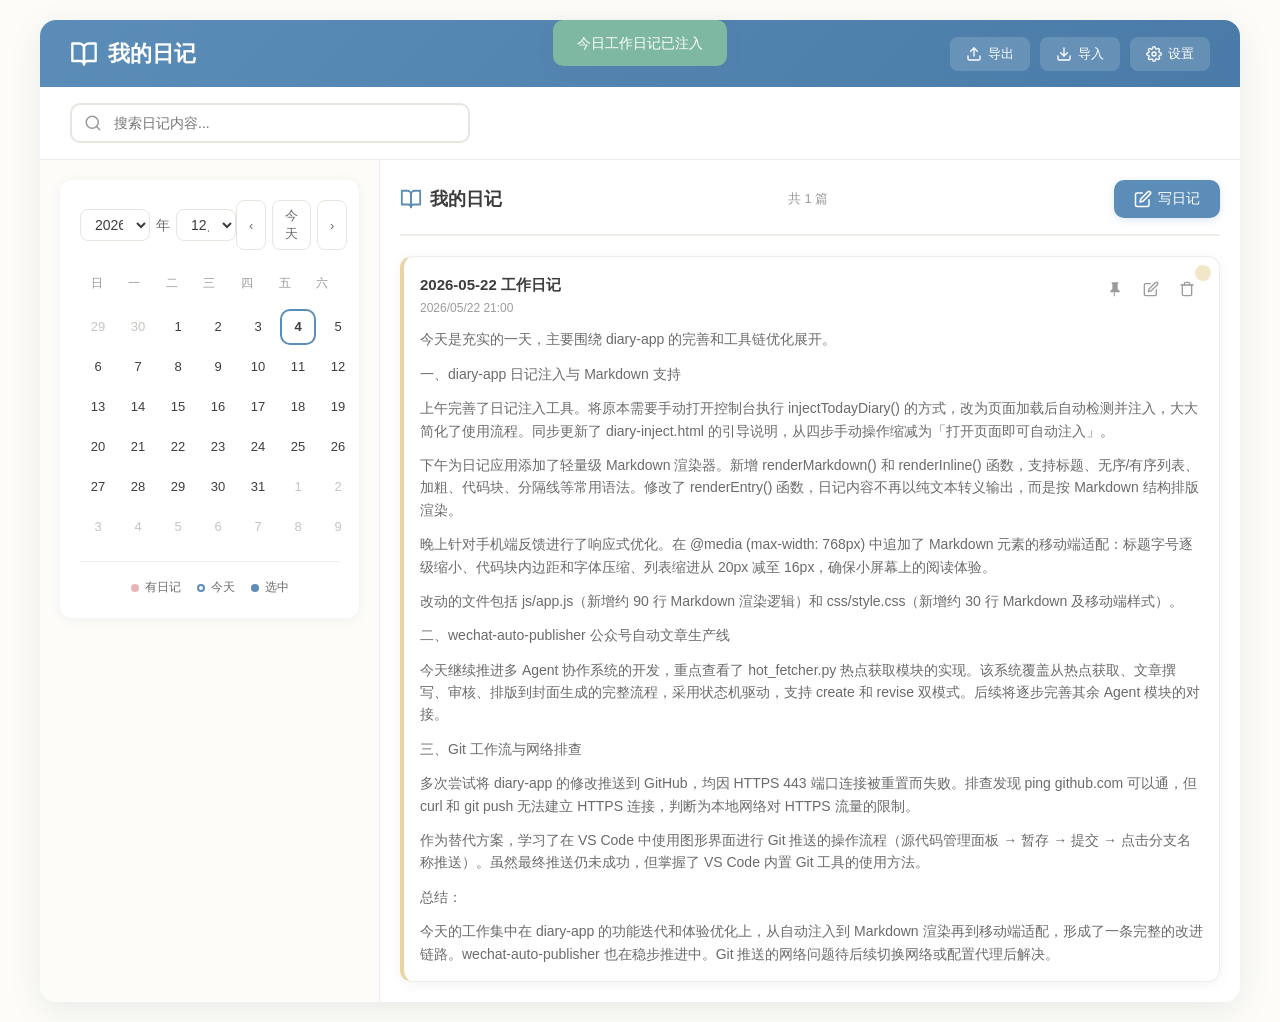
<file: index.html>
<!DOCTYPE html>
<html lang="zh-CN">
<head>
    <meta charset="UTF-8">
    <meta name="viewport" content="width=device-width, initial-scale=1.0">
    <title>我的日记</title>
    <meta name="theme-color" content="#5B8DB8">
    <meta name="apple-mobile-web-app-capable" content="yes">
    <meta name="apple-mobile-web-app-status-bar-style" content="default">
    <meta name="apple-mobile-web-app-title" content="我的日记">
    <link rel="manifest" href="manifest.json">
    <link rel="apple-touch-icon" href="icon-192x192.png">
    <link rel="stylesheet" href="css/style.css">
    <!-- SVG Icon Definitions -->
    <svg style="display: none;">
        <defs>
            <!-- Book/Diary Icon -->
            <symbol id="icon-book" viewBox="0 0 24 24" fill="none" stroke="currentColor" stroke-width="2" stroke-linecap="round" stroke-linejoin="round">
                <path d="M4 19.5A2.5 2.5 0 0 1 6.5 17H20"></path>
                <path d="M6.5 2H20v20H6.5A2.5 2.5 0 0 1 4 19.5v-15A2.5 2.5 0 0 1 6.5 2z"></path>
            </symbol>
            <!-- Export/Upload Icon -->
            <symbol id="icon-export" viewBox="0 0 24 24" fill="none" stroke="currentColor" stroke-width="2" stroke-linecap="round" stroke-linejoin="round">
                <path d="M21 15v4a2 2 0 0 1-2 2H5a2 2 0 0 1-2-2v-4"></path>
                <polyline points="17 8 12 3 7 8"></polyline>
                <line x1="12" y1="3" x2="12" y2="15"></line>
            </symbol>
            <!-- Import/Download Icon -->
            <symbol id="icon-import" viewBox="0 0 24 24" fill="none" stroke="currentColor" stroke-width="2" stroke-linecap="round" stroke-linejoin="round">
                <path d="M21 15v4a2 2 0 0 1-2 2H5a2 2 0 0 1-2-2v-4"></path>
                <polyline points="7 10 12 15 17 10"></polyline>
                <line x1="12" y1="15" x2="12" y2="3"></line>
            </symbol>
            <!-- Settings Icon -->
            <symbol id="icon-settings" viewBox="0 0 24 24" fill="none" stroke="currentColor" stroke-width="2" stroke-linecap="round" stroke-linejoin="round">
                <circle cx="12" cy="12" r="3"></circle>
                <path d="M19.4 15a1.65 1.65 0 0 0 .33 1.82l.06.06a2 2 0 0 1 0 2.83 2 2 0 0 1-2.83 0l-.06-.06a1.65 1.65 0 0 0-1.82-.33 1.65 1.65 0 0 0-1 1.51V21a2 2 0 0 1-2 2 2 2 0 0 1-2-2v-.09A1.65 1.65 0 0 0 9 19.4a1.65 1.65 0 0 0-1.82.33l-.06.06a2 2 0 0 1-2.83 0 2 2 0 0 1 0-2.83l.06-.06a1.65 1.65 0 0 0 .33-1.82 1.65 1.65 0 0 0-1.51-1H3a2 2 0 0 1-2-2 2 2 0 0 1 2-2h.09A1.65 1.65 0 0 0 4.6 9a1.65 1.65 0 0 0-.33-1.82l-.06-.06a2 2 0 0 1 0-2.83 2 2 0 0 1 2.83 0l.06.06a1.65 1.65 0 0 0 1.82.33H9a1.65 1.65 0 0 0 1-1.51V3a2 2 0 0 1 2-2 2 2 0 0 1 2 2v.09a1.65 1.65 0 0 0 1 1.51 1.65 1.65 0 0 0 1.82-.33l.06-.06a2 2 0 0 1 2.83 0 2 2 0 0 1 0 2.83l-.06.06a1.65 1.65 0 0 0-.33 1.82V9a1.65 1.65 0 0 0 1.51 1H21a2 2 0 0 1 2 2 2 2 0 0 1-2 2h-.09a1.65 1.65 0 0 0-1.51 1z"></path>
            </symbol>
            <!-- Search Icon -->
            <symbol id="icon-search" viewBox="0 0 24 24" fill="none" stroke="currentColor" stroke-width="2" stroke-linecap="round" stroke-linejoin="round">
                <circle cx="11" cy="11" r="8"></circle>
                <line x1="21" y1="21" x2="16.65" y2="16.65"></line>
            </symbol>
            <!-- Edit/Pen Icon -->
            <symbol id="icon-edit" viewBox="0 0 24 24" fill="none" stroke="currentColor" stroke-width="2" stroke-linecap="round" stroke-linejoin="round">
                <path d="M11 4H4a2 2 0 0 0-2 2v14a2 2 0 0 0 2 2h14a2 2 0 0 0 2-2v-7"></path>
                <path d="M18.5 2.5a2.121 2.121 0 0 1 3 3L12 15l-4 1 1-4 9.5-9.5z"></path>
            </symbol>
            <!-- Trash/Delete Icon -->
            <symbol id="icon-trash" viewBox="0 0 24 24" fill="none" stroke="currentColor" stroke-width="2" stroke-linecap="round" stroke-linejoin="round">
                <polyline points="3 6 5 6 21 6"></polyline>
                <path d="M19 6v14a2 2 0 0 1-2 2H7a2 2 0 0 1-2-2V6m3 0V4a2 2 0 0 1 2-2h4a2 2 0 0 1 2 2v2"></path>
            </symbol>
            <!-- Pin Icon (outline) -->
            <symbol id="icon-pin" viewBox="0 0 24 24" fill="none" stroke="currentColor" stroke-width="2" stroke-linecap="round" stroke-linejoin="round">
                <line x1="12" y1="17" x2="12" y2="22"></line>
                <path d="M5 17h14v-5.6a2 2 0 0 0-.6-1.4l-2.8-2.8a2 2 0 0 1-.6-1.4V4H9v2.8a2 2 0 0 1-.6 1.4L5.6 11.6a2 2 0 0 0-.6 1.4V17z"></path>
            </symbol>
            <!-- Pin Icon (filled) -->
            <symbol id="icon-pinned" viewBox="0 0 24 24" fill="currentColor" stroke="none">
                <path d="M16 12V4h1V2H7v2h1v8l-3 3v2h5.2v6h1.6v-6H19v-2l-3-3z"></path>
            </symbol>
            <!-- Open Book Icon -->
            <symbol id="icon-book-open" viewBox="0 0 24 24" fill="none" stroke="currentColor" stroke-width="2" stroke-linecap="round" stroke-linejoin="round">
                <path d="M2 3h6a4 4 0 0 1 4 4v14a3 3 0 0 0-3-3H2z"></path>
                <path d="M22 3h-6a4 4 0 0 0-4 4v14a3 3 0 0 1 3-3h7z"></path>
            </symbol>
            <!-- Document/Note Icon -->
            <symbol id="icon-document" viewBox="0 0 24 24" fill="none" stroke="currentColor" stroke-width="2" stroke-linecap="round" stroke-linejoin="round">
                <path d="M14 2H6a2 2 0 0 0-2 2v16a2 2 0 0 0 2 2h12a2 2 0 0 0 2-2V8z"></path>
                <polyline points="14 2 14 8 20 8"></polyline>
                <line x1="16" y1="13" x2="8" y2="13"></line>
                <line x1="16" y1="17" x2="8" y2="17"></line>
                <polyline points="10 9 9 9 8 9"></polyline>
            </symbol>
            <!-- Camera/Image Icon -->
            <symbol id="icon-camera" viewBox="0 0 24 24" fill="none" stroke="currentColor" stroke-width="2" stroke-linecap="round" stroke-linejoin="round">
                <path d="M23 19a2 2 0 0 1-2 2H3a2 2 0 0 1-2-2V8a2 2 0 0 1 2-2h4l2-3h6l2 3h4a2 2 0 0 1 2 2z"></path>
                <circle cx="12" cy="13" r="4"></circle>
            </symbol>
            <!-- Save/Backup Icon -->
            <symbol id="icon-save" viewBox="0 0 24 24" fill="none" stroke="currentColor" stroke-width="2" stroke-linecap="round" stroke-linejoin="round">
                <path d="M19 21H5a2 2 0 0 1-2-2V5a2 2 0 0 1 2-2h11l5 5v11a2 2 0 0 1-2 2z"></path>
                <polyline points="17 21 17 13 7 13 7 21"></polyline>
                <polyline points="7 3 7 8 15 8"></polyline>
            </symbol>
            <!-- Calendar Icon -->
            <symbol id="icon-calendar" viewBox="0 0 24 24" fill="none" stroke="currentColor" stroke-width="2" stroke-linecap="round" stroke-linejoin="round">
                <rect x="3" y="4" width="18" height="18" rx="2" ry="2"></rect>
                <line x1="16" y1="2" x2="16" y2="6"></line>
                <line x1="8" y1="2" x2="8" y2="6"></line>
                <line x1="3" y1="10" x2="21" y2="10"></line>
            </symbol>
            <!-- Warning Icon -->
            <symbol id="icon-warning" viewBox="0 0 24 24" fill="none" stroke="currentColor" stroke-width="2" stroke-linecap="round" stroke-linejoin="round">
                <path d="M10.29 3.86L1.82 18a2 2 0 0 0 1.71 3h16.94a2 2 0 0 0 1.71-3L13.71 3.86a2 2 0 0 0-3.42 0z"></path>
                <line x1="12" y1="9" x2="12" y2="13"></line>
                <line x1="12" y1="17" x2="12.01" y2="17"></line>
            </symbol>
            <!-- Database/Storage Icon -->
            <symbol id="icon-database" viewBox="0 0 24 24" fill="none" stroke="currentColor" stroke-width="2" stroke-linecap="round" stroke-linejoin="round">
                <ellipse cx="12" cy="5" rx="9" ry="3"></ellipse>
                <path d="M21 12c0 1.66-4 3-9 3s-9-1.34-9-3"></path>
                <path d="M3 5v14c0 1.66 4 3 9 3s9-1.34 9-3V5"></path>
            </symbol>
            <!-- X/Close Icon -->
            <symbol id="icon-close" viewBox="0 0 24 24" fill="none" stroke="currentColor" stroke-width="2" stroke-linecap="round" stroke-linejoin="round">
                <line x1="18" y1="6" x2="6" y2="18"></line>
                <line x1="6" y1="6" x2="18" y2="18"></line>
            </symbol>
        </defs>
    </svg>
</head>
<body>
    <div class="container">
        <!-- 顶部栏 -->
        <header class="header">
            <div class="logo">
                <svg class="logo-icon"><use href="#icon-book-open"></use></svg>
                <span>我的日记</span>
            </div>
            <div class="header-actions">
                <button id="exportBtn" class="btn-header">
                    <svg class="btn-icon"><use href="#icon-export"></use></svg>
                    <span>导出</span>
                </button>
                <button id="importBtn" class="btn-header">
                    <svg class="btn-icon"><use href="#icon-import"></use></svg>
                    <span>导入</span>
                </button>
                <button id="settingsBtn" class="btn-header">
                    <svg class="btn-icon"><use href="#icon-settings"></use></svg>
                    <span>设置</span>
                </button>
            </div>
        </header>

        <!-- 搜索栏 -->
        <div class="search-bar">
            <div class="search-input-wrapper">
                <svg class="search-icon"><use href="#icon-search"></use></svg>
                <input type="text" id="searchInput" class="search-input" placeholder="搜索日记内容...">
            </div>
        </div>

        <!-- 主内容区 -->
        <main class="main-content">
            <!-- 左侧：日历 -->
            <aside class="sidebar">
                <div class="calendar-card">
                    <div class="calendar-header">
                        <div class="calendar-title-wrapper">
                            <select class="year-select" id="yearSelect"></select>
                            <span class="calendar-separator">年</span>
                            <select class="month-select" id="monthSelect">
                                <option value="0">1月</option>
                                <option value="1">2月</option>
                                <option value="2">3月</option>
                                <option value="3">4月</option>
                                <option value="4">5月</option>
                                <option value="5">6月</option>
                                <option value="6">7月</option>
                                <option value="7">8月</option>
                                <option value="8">9月</option>
                                <option value="9">10月</option>
                                <option value="10">11月</option>
                                <option value="11">12月</option>
                            </select>
                        </div>
                        <div class="calendar-nav">
                            <button class="nav-btn" id="prevMonth">‹</button>
                            <button class="nav-btn" id="todayBtn">今天</button>
                            <button class="nav-btn" id="nextMonth">›</button>
                        </div>
                    </div>
                    <div class="calendar-weekdays">
                        <div class="weekday">日</div>
                        <div class="weekday">一</div>
                        <div class="weekday">二</div>
                        <div class="weekday">三</div>
                        <div class="weekday">四</div>
                        <div class="weekday">五</div>
                        <div class="weekday">六</div>
                    </div>
                    <div class="calendar-grid" id="calendarGrid">
                        <!-- 日历格子由 JS 生成 -->
                    </div>
                    <div class="calendar-legend">
                        <div class="legend-item">
                            <span class="legend-dot has-entry"></span>
                            <span>有日记</span>
                        </div>
                        <div class="legend-item">
                            <span class="legend-dot today"></span>
                            <span>今天</span>
                        </div>
                        <div class="legend-item">
                            <span class="legend-dot selected"></span>
                            <span>选中</span>
                        </div>
                    </div>
                    <button id="clearFilterBtn" class="btn-secondary btn-small" style="display: none;">
                        显示全部日记
                    </button>
                </div>
            </aside>

            <!-- 右侧：日记列表 -->
            <section class="content">
                <div class="content-header">
                    <h2 class="content-title">
                        <svg class="title-icon"><use href="#icon-book-open"></use></svg>
                        <span>我的日记</span>
                    </h2>
                    <span id="entryCount" class="entry-count"></span>
                    <button id="writeBtn" class="btn-primary">
                        <svg class="btn-icon"><use href="#icon-edit"></use></svg>
                        <span>写日记</span>
                    </button>
                </div>

                <div id="entryList" class="entry-list">
                    <!-- 日记列表将在这里动态生成 -->
                </div>

                <!-- 空状态 -->
                <div id="emptyState" class="empty-state">
                    <svg class="empty-icon"><use href="#icon-document"></use></svg>
                    <p class="empty-text">还没有日记，写下你的第一篇吧！</p>
                </div>
            </section>
        </main>
    </div>

    <!-- 写日记弹窗 -->
    <div id="writeModal" class="modal-overlay">
        <div class="modal">
            <div class="modal-header">
                <h3 class="modal-title">
                    <svg class="title-icon"><use href="#icon-edit"></use></svg>
                    <span>写日记</span>
                </h3>
                <button class="modal-close" id="closeModal" aria-label="关闭">
                    <svg class="close-icon"><use href="#icon-close"></use></svg>
                </button>
            </div>
            <form id="diaryForm">
                <div class="modal-body">
                    <div class="form-group">
                        <label class="form-label">日期</label>
                        <input type="date" id="diaryDate" class="form-input" required>
                    </div>
                    <div class="form-group">
                        <label class="form-label">标题</label>
                        <input type="text" id="diaryTitle" class="form-input" placeholder="给今天取个标题..." required>
                    </div>
                    <div class="form-group">
                        <label class="form-label">内容</label>
                        <textarea id="diaryContent" class="form-textarea" placeholder="记录下今天发生的事情..." rows="5" required></textarea>
                    </div>
                    <div class="form-group">
                        <label class="form-label">图片（最多5张）</label>
                        <div class="image-upload-area" id="imageUploadArea">
                            <div class="upload-placeholder">
                                <svg class="upload-icon"><use href="#icon-camera"></use></svg>
                                <div class="upload-text">点击或拖拽上传图片</div>
                                <div class="upload-hint">支持 JPG、PNG 格式</div>
                            </div>
                            <input type="file" id="imageInput" class="image-input" accept="image/*" multiple>
                        </div>
                        <div class="image-preview-list" id="imagePreviewList"></div>
                    </div>
                    <div class="form-group checkbox-group">
                        <label class="checkbox-label">
                            <input type="checkbox" id="isPinned">
                            <span>置顶这篇日记</span>
                        </label>
                    </div>
                </div>
                <div class="modal-footer">
                    <button type="button" class="btn-secondary" id="cancelBtn">取消</button>
                    <button type="submit" class="btn-primary">保存日记</button>
                </div>
            </form>
        </div>
    </div>

    <!-- 导入弹窗 -->
    <div id="importModal" class="modal-overlay">
        <div class="modal">
            <div class="modal-header">
                <h3 class="modal-title">
                    <svg class="title-icon"><use href="#icon-import"></use></svg>
                    <span>导入日记</span>
                </h3>
                <button class="modal-close" id="closeImportModal" aria-label="关闭">
                    <svg class="close-icon"><use href="#icon-close"></use></svg>
                </button>
            </div>
            <div class="modal-body">
                <div class="form-group">
                    <label class="form-label">选择备份文件</label>
                    <input type="file" id="importFile" class="form-input" accept=".json">
                </div>
                <div class="form-group checkbox-group">
                    <label class="checkbox-label">
                        <input type="checkbox" id="mergeImport" checked>
                        <span>合并到现有日记（不勾选则覆盖）</span>
                    </label>
                </div>
            </div>
            <div class="modal-footer">
                <button type="button" class="btn-secondary" id="cancelImportBtn">取消</button>
                <button type="button" class="btn-primary" id="confirmImportBtn">导入</button>
            </div>
        </div>
    </div>

    <!-- 设置弹窗 -->
    <div id="settingsModal" class="modal-overlay">
        <div class="modal">
            <div class="modal-header">
                <h3 class="modal-title">
                    <svg class="title-icon"><use href="#icon-settings"></use></svg>
                    <span>设置</span>
                </h3>
                <button class="modal-close" id="closeSettingsModal" aria-label="关闭">
                    <svg class="close-icon"><use href="#icon-close"></use></svg>
                </button>
            </div>
            <div class="modal-body">
                <div class="settings-section">
                    <h4 class="settings-title">
                        <svg class="section-icon"><use href="#icon-calendar"></use></svg>
                        <span>备份提醒</span>
                    </h4>
                    <div class="form-group">
                        <label class="checkbox-label">
                            <input type="checkbox" id="enableReminder" checked>
                            <span>开启定期备份提醒</span>
                        </label>
                    </div>
                    <div class="form-group">
                        <label class="form-label">提醒间隔（天）</label>
                        <select id="reminderInterval" class="form-input">
                            <option value="3">3天</option>
                            <option value="7" selected>7天</option>
                            <option value="14">14天</option>
                            <option value="30">30天</option>
                        </select>
                    </div>
                    <div class="settings-info" id="lastBackupInfo">
                        上次备份：从未备份
                    </div>
                </div>

                <div class="settings-section">
                    <h4 class="settings-title">
                        <svg class="section-icon"><use href="#icon-database"></use></svg>
                        <span>数据管理</span>
                    </h4>
                    <div class="settings-stats">
                        <div class="stat-item">
                            <span class="stat-label">日记数量：</span>
                            <span class="stat-value" id="statsEntryCount">0 篇</span>
                        </div>
                        <div class="stat-item">
                            <span class="stat-label">存储使用：</span>
                            <span class="stat-value" id="statsStorageSize">计算中...</span>
                        </div>
                    </div>
                </div>

                <div class="settings-section">
                    <h4 class="settings-title">
                        <svg class="section-icon warning"><use href="#icon-warning"></use></svg>
                        <span>危险操作</span>
                    </h4>
                    <button id="clearAllBtn" class="btn-danger">
                        <svg class="btn-icon"><use href="#icon-trash"></use></svg>
                        <span>清空所有数据</span>
                    </button>
                </div>
            </div>
            <div class="modal-footer">
                <button type="button" class="btn-secondary" id="cancelSettingsBtn">取消</button>
                <button type="button" class="btn-primary" id="saveSettingsBtn">保存设置</button>
            </div>
        </div>
    </div>

    <!-- Toast 提示 -->
    <div id="toast" class="toast"></div>

    <!-- PWA Service Worker 注册 -->
    <script>
        if ('serviceWorker' in navigator) {
            window.addEventListener('load', function() {
                navigator.serviceWorker.register('service-worker.js')
                    .then(function(registration) {
                        console.log('SW registered:', registration.scope);
                    })
                    .catch(function(error) {
                        console.log('SW registration failed:', error);
                    });
            });
        }
    </script>

    <script src="js/db.js"></script>
    <script src="js/image-utils.js"></script>
    <script src="js/calendar.js"></script>
    <script src="js/app.js"></script>
</body>
</html>
</file>
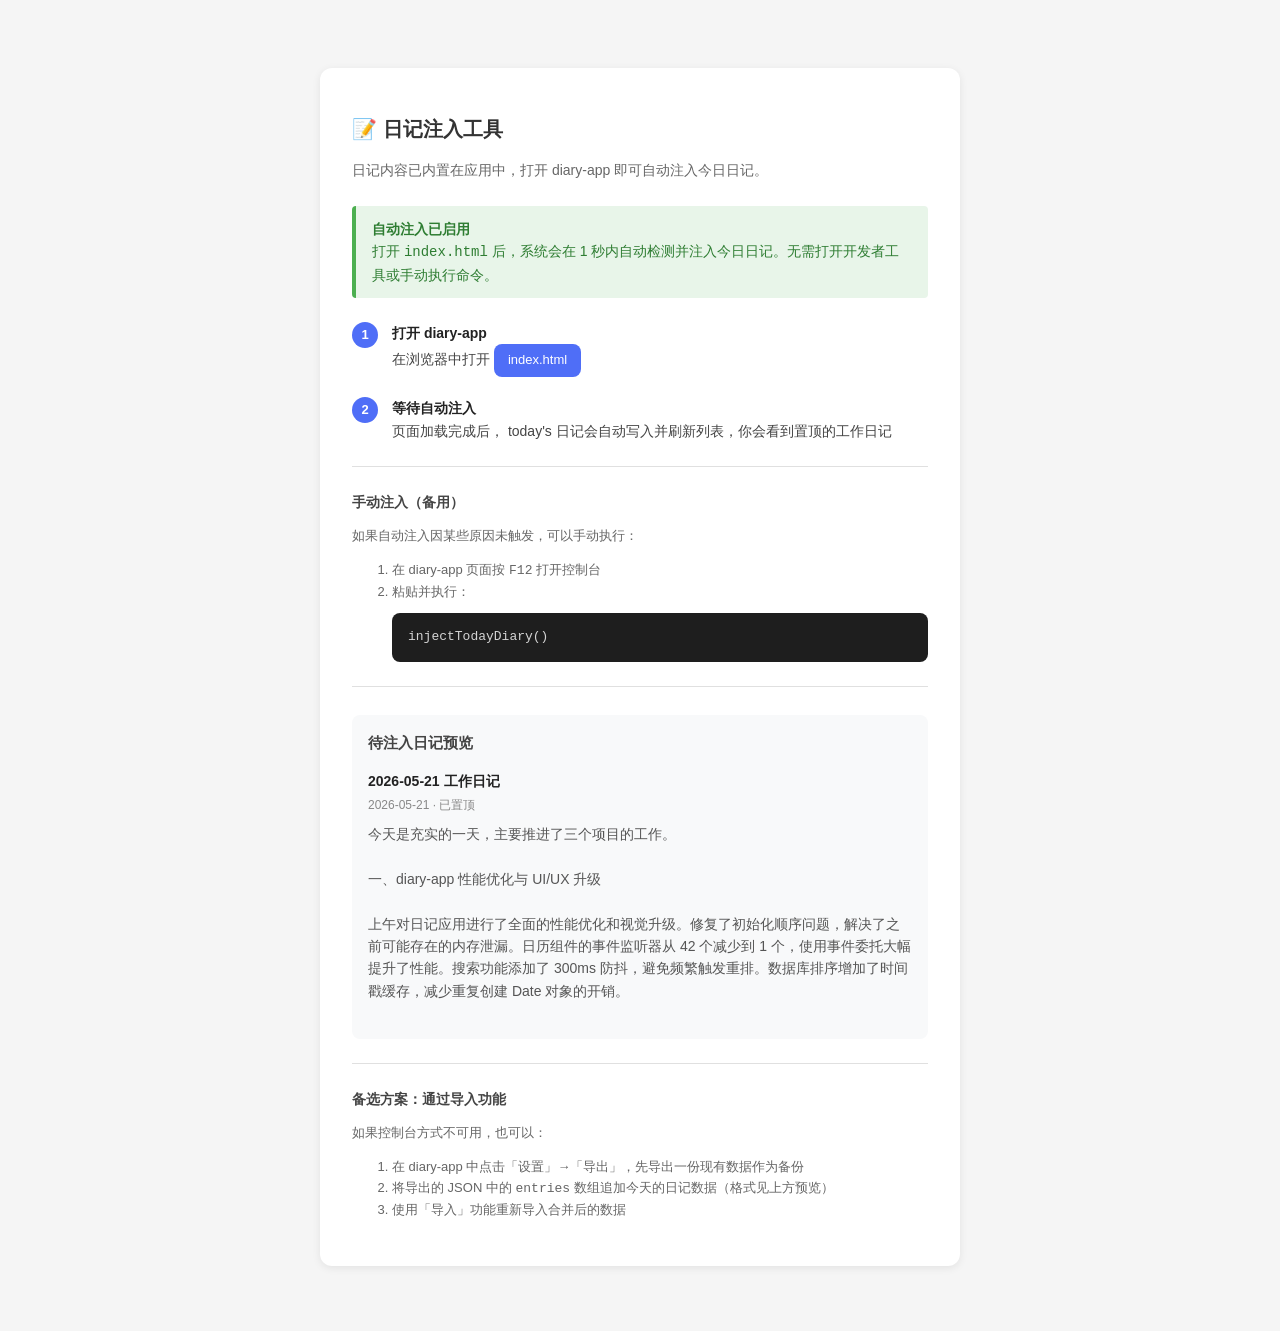
<file: diary-inject.html>
<!DOCTYPE html>
<html lang="zh-CN">
<head>
    <meta charset="UTF-8">
    <title>日记注入工具</title>
    <style>
        body {
            font-family: -apple-system, BlinkMacSystemFont, "Segoe UI", Roboto, "Helvetica Neue", Arial, sans-serif;
            max-width: 640px;
            margin: 48px auto;
            padding: 20px;
            background: #f5f5f5;
            line-height: 1.6;
        }
        .container {
            background: white;
            border-radius: 12px;
            padding: 32px;
            box-shadow: 0 2px 8px rgba(0,0,0,0.08);
        }
        h1 { font-size: 20px; margin-bottom: 8px; color: #333; }
        p.desc { color: #666; margin-bottom: 24px; font-size: 14px; }

        .warning {
            background: #fff3e0;
            border-left: 4px solid #ff9800;
            padding: 12px 16px;
            border-radius: 4px;
            margin-bottom: 24px;
            font-size: 14px;
            color: #5d4037;
        }

        .steps {
            counter-reset: step;
            margin: 0 0 24px 0;
            padding: 0;
            list-style: none;
        }
        .steps li {
            position: relative;
            padding-left: 40px;
            margin-bottom: 20px;
            font-size: 14px;
            color: #444;
        }
        .steps li::before {
            counter-increment: step;
            content: counter(step);
            position: absolute;
            left: 0;
            top: 0;
            width: 26px;
            height: 26px;
            background: #4f6ef7;
            color: white;
            border-radius: 50%;
            display: flex;
            align-items: center;
            justify-content: center;
            font-size: 13px;
            font-weight: 600;
        }
        .steps strong { color: #222; }

        .code-block {
            background: #1e1e1e;
            color: #d4d4d4;
            padding: 14px 16px;
            border-radius: 8px;
            font-family: "Consolas", "Monaco", "Courier New", monospace;
            font-size: 13px;
            margin: 10px 0;
            overflow-x: auto;
            user-select: all;
        }
        .code-block .comment { color: #6a9955; }
        .code-block .keyword { color: #569cd6; }
        .code-block .func { color: #dcdcaa; }

        .btn {
            background: #4f6ef7;
            color: white;
            border: none;
            padding: 12px 24px;
            border-radius: 8px;
            font-size: 15px;
            cursor: pointer;
            display: inline-block;
            text-decoration: none;
        }
        .btn:hover { background: #3d5ce5; }

        .preview {
            margin-top: 28px;
            padding: 16px;
            background: #f8f9fa;
            border-radius: 8px;
            font-size: 14px;
        }
        .preview h3 { margin-top: 0; font-size: 15px; color: #444; }
        .preview .entry-title { font-weight: 600; color: #222; margin-bottom: 4px; }
        .preview .entry-content {
            color: #555;
            white-space: pre-wrap;
            line-height: 1.6;
            max-height: 200px;
            overflow-y: auto;
        }
        .preview .entry-date { color: #888; font-size: 12px; margin-bottom: 8px; }

        .divider {
            border: none;
            border-top: 1px solid #e0e0e0;
            margin: 24px 0;
        }

        .alt-way {
            font-size: 13px;
            color: #666;
        }
        .alt-way h3 { font-size: 14px; color: #444; margin-bottom: 8px; }
    </style>
</head>
<body>
    <div class="container">
        <h1>📝 日记注入工具</h1>
        <p class="desc">日记内容已内置在应用中，打开 diary-app 即可自动注入今日日记。</p>

        <div class="warning" style="background: #e8f5e9; border-left-color: #4caf50; color: #2e7d32;">
            <strong>自动注入已启用</strong><br>
            打开 <code>index.html</code> 后，系统会在 1 秒内自动检测并注入今日日记。无需打开开发者工具或手动执行命令。
        </div>

        <ol class="steps">
            <li>
                <strong>打开 diary-app</strong><br>
                在浏览器中打开 <a href="index.html" class="btn" style="padding: 6px 14px; font-size: 13px;">index.html</a>
            </li>
            <li>
                <strong>等待自动注入</strong><br>
                页面加载完成后， today's 日记会自动写入并刷新列表，你会看到置顶的工作日记
            </li>
        </ol>

        <hr class="divider">

        <div class="alt-way">
            <h3>手动注入（备用）</h3>
            <p>如果自动注入因某些原因未触发，可以手动执行：</p>
            <ol>
                <li>在 diary-app 页面按 <kbd>F12</kbd> 打开控制台</li>
                <li>粘贴并执行：<div class="code-block">injectTodayDiary()</div></li>
            </ol>
        </div>

        <hr class="divider">

        <div class="preview">
            <h3>待注入日记预览</h3>
            <div class="entry-title">2026-05-21 工作日记</div>
            <div class="entry-date">2026-05-21 · 已置顶</div>
            <div class="entry-content" id="previewContent"></div>
        </div>

        <hr class="divider">

        <div class="alt-way">
            <h3>备选方案：通过导入功能</h3>
            <p>如果控制台方式不可用，也可以：</p>
            <ol>
                <li>在 diary-app 中点击「设置」→「导出」，先导出一份现有数据作为备份</li>
                <li>将导出的 JSON 中的 <code>entries</code> 数组追加今天的日记数据（格式见上方预览）</li>
                <li>使用「导入」功能重新导入合并后的数据</li>
            </ol>
        </div>
    </div>

    <script>
        const diaryContent = `今天是充实的一天，主要推进了三个项目的工作。

一、diary-app 性能优化与 UI/UX 升级

上午对日记应用进行了全面的性能优化和视觉升级。修复了初始化顺序问题，解决了之前可能存在的内存泄漏。日历组件的事件监听器从 42 个减少到 1 个，使用事件委托大幅提升了性能。搜索功能添加了 300ms 防抖，避免频繁触发重排。数据库排序增加了时间戳缓存，减少重复创建 Date 对象的开销。

视觉方面，全面替换了 Emoji 为统一的 SVG 图标（共 14 个），应用了温暖极简主义设计系统：奶油色背景、柔和靛蓝主色调、语义化 CSS 令牌、优化后的动画和按钮反馈效果。PWA 主题色和 Service Worker 缓存版本也同步更新到 v2。

这次改动的文件包括 css/style.css、index.html、js/app.js、js/calendar.js、js/db.js、manifest.json 和 service-worker.js，总共修改了约 1180 行代码。

二、wechat-auto-publisher 系统设计

下午花了大量时间设计公众号自动文章生产线的完整架构。这是一个多 Agent 协作系统，覆盖从热点获取到文章发布的全流程。

核心设计包括：
- 6 个核心 Agent：热点获取、文章撰写（支持 create/revise 双模式）、文章审核、排版设计、排版审核、封面生成与审核
- 状态机管理：13 种状态，覆盖从 IDLE 到 COMPLETED 的完整流程
- 循环优化机制：撰写-审核循环、排版-审核循环、封面-审核循环，质量不达标自动修改
- CLI 接口：支持 --once、--dry-run、--agent-test 等参数
- LLMClient 抽象层：统一封装不同大模型提供商，预留多模型路由扩展

还编写了详细的状态管理器设计，支持原子写入、损坏恢复和状态转换追踪。整个设计文档超过 1500 行，为后续开发打下了坚实基础。

三、invest-data-web A股数据接入（阶段二完成）

今天完成了投资数据平台的第二阶段开发。安装了 pandas、aiohttp、apscheduler 和 @tanstack/react-table 等依赖。封装了东方财富 API 用于获取 A 股实时数据，虽然沙箱环境网络受限，但代码结构和重试机制都已就绪。

后端完成了 SQLAlchemy 股票模型（15+ 字段）、SQLite 数据库配置、股票 API 路由（列表、股息率排行、行业筛选、搜索、统计）和 APScheduler 定时任务（每 5 分钟自动刷新）。前端使用 TanStack Table 实现了专业的股票数据表格，支持排序、分页和行业筛选。

插入了 10 只测试股票数据（平安银行、万科 A、美的集团等）用于功能演示。

总结：

今天横跨前端性能优化、系统架构设计和全栈数据接入三个不同领域，产出非常丰富。diary-app 的 UI 焕然一新，wechat-auto-publisher 的架构设计清晰完整，invest-data-web 阶段二顺利收官。接下来 invest-data-web 将进入阶段三——港股数据接入。`;

        document.getElementById('previewContent').textContent = diaryContent;
    </script>
</body>
</html>
</file>
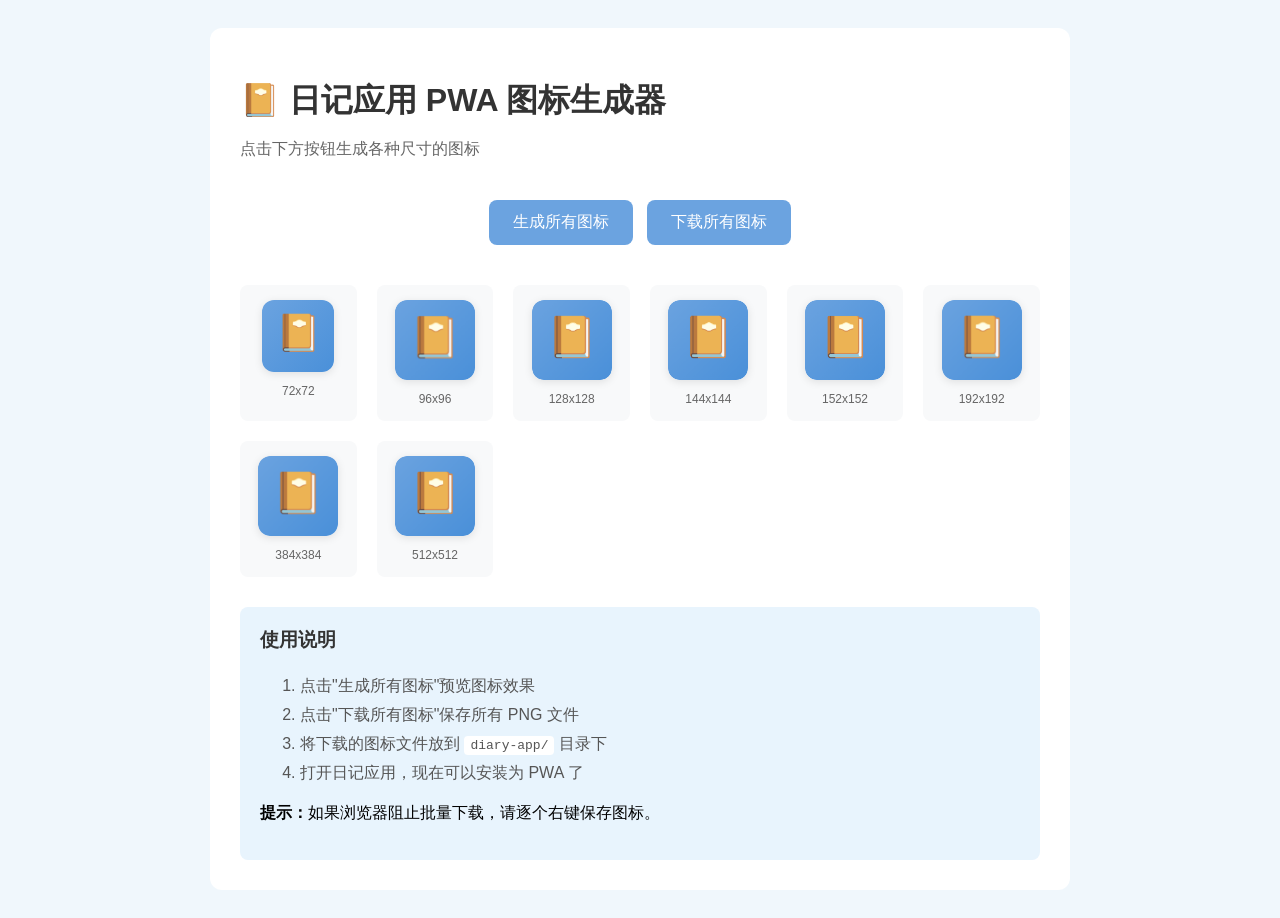
<file: icon-generator.html>
<!DOCTYPE html>
<html>
<head>
    <meta charset="UTF-8">
    <title>生成 PWA 图标</title>
    <style>
        body {
            font-family: sans-serif;
            padding: 20px;
            background: #f0f7fc;
        }
        .container {
            max-width: 800px;
            margin: 0 auto;
            background: white;
            padding: 30px;
            border-radius: 12px;
        }
        h1 {
            color: #333;
            margin-bottom: 10px;
        }
        .subtitle {
            color: #666;
            margin-bottom: 30px;
        }
        .icon-grid {
            display: grid;
            grid-template-columns: repeat(auto-fill, minmax(100px, 1fr));
            gap: 20px;
            margin: 30px 0;
        }
        .icon-item {
            text-align: center;
            background: #f8f9fa;
            padding: 15px;
            border-radius: 8px;
        }
        .icon-item img {
            border-radius: 12px;
            box-shadow: 0 2px 8px rgba(0,0,0,0.1);
        }
        .icon-item span {
            display: block;
            margin-top: 8px;
            font-size: 12px;
            color: #666;
        }
        button {
            background: #6BA3E0;
            color: white;
            border: none;
            padding: 12px 24px;
            border-radius: 8px;
            font-size: 16px;
            cursor: pointer;
            margin: 10px 5px;
        }
        button:hover {
            background: #4A90D9;
        }
        .instructions {
            background: #e8f4fd;
            padding: 20px;
            border-radius: 8px;
            margin-top: 30px;
        }
        .instructions h3 {
            color: #333;
            margin-top: 0;
        }
        .instructions ol {
            color: #555;
            line-height: 1.8;
        }
        .instructions code {
            background: #fff;
            padding: 2px 6px;
            border-radius: 4px;
            font-family: monospace;
        }
    </style>
</head>
<body>
    <div class="container">
        <h1>📔 日记应用 PWA 图标生成器</h1>
        <p class="subtitle">点击下方按钮生成各种尺寸的图标</p>

        <div style="text-align: center;">
            <button onclick="generateIcons()">生成所有图标</button>
            <button onclick="downloadAll()">下载所有图标</button>
        </div>

        <div class="icon-grid" id="iconGrid"></div>

        <div class="instructions">
            <h3>使用说明</h3>
            <ol>
                <li>点击"生成所有图标"预览图标效果</li>
                <li>点击"下载所有图标"保存所有 PNG 文件</li>
                <li>将下载的图标文件放到 <code>diary-app/</code> 目录下</li>
                <li>打开日记应用，现在可以安装为 PWA 了</li>
            </ol>
            <p><strong>提示：</strong>如果浏览器阻止批量下载，请逐个右键保存图标。</p>
        </div>
    </div>

    <script>
        const sizes = [72, 96, 128, 144, 152, 192, 384, 512];
        const generatedIcons = [];

        function generateIcons() {
            const grid = document.getElementById('iconGrid');
            grid.innerHTML = '';
            generatedIcons.length = 0;

            sizes.forEach(size => {
                const canvas = document.createElement('canvas');
                canvas.width = size;
                canvas.height = size;
                const ctx = canvas.getContext('2d');

                // 背景渐变
                const gradient = ctx.createLinearGradient(0, 0, size, size);
                gradient.addColorStop(0, '#6BA3E0');
                gradient.addColorStop(1, '#4A90D9');
                ctx.fillStyle = gradient;
                ctx.fillRect(0, 0, size, size);

                // 圆角
                ctx.globalCompositeOperation = 'destination-in';
                ctx.beginPath();
                ctx.roundRect(0, 0, size, size, size * 0.15);
                ctx.fill();
                ctx.globalCompositeOperation = 'source-over';

                // 重新绘制背景（因为上面的操作会裁剪）
                ctx.save();
                ctx.beginPath();
                ctx.roundRect(0, 0, size, size, size * 0.15);
                ctx.clip();
                ctx.fillStyle = gradient;
                ctx.fillRect(0, 0, size, size);

                // 日记本图标（使用 emoji 或绘制简单图形）
                ctx.font = `${size * 0.5}px serif`;
                ctx.textAlign = 'center';
                ctx.textBaseline = 'middle';
                ctx.fillStyle = 'white';
                ctx.fillText('📔', size / 2, size / 2);

                ctx.restore();

                // 保存数据
                const dataUrl = canvas.toDataURL('image/png');
                generatedIcons.push({
                    size: size,
                    dataUrl: dataUrl
                });

                // 显示预览
                const item = document.createElement('div');
                item.className = 'icon-item';
                item.innerHTML = `
                    <img src="${dataUrl}" width="${Math.min(size, 80)}" height="${Math.min(size, 80)}">
                    <span>${size}x${size}</span>
                `;
                grid.appendChild(item);
            });
        }

        function downloadAll() {
            if (generatedIcons.length === 0) {
                alert('请先生成图标！');
                return;
            }

            generatedIcons.forEach(icon => {
                const link = document.createElement('a');
                link.download = `icon-${icon.size}x${icon.size}.png`;
                link.href = icon.dataUrl;
                link.click();
            });
        }

        // 页面加载时自动生成
        window.addEventListener('load', generateIcons);
    </script>
</body>
</html>
</file>
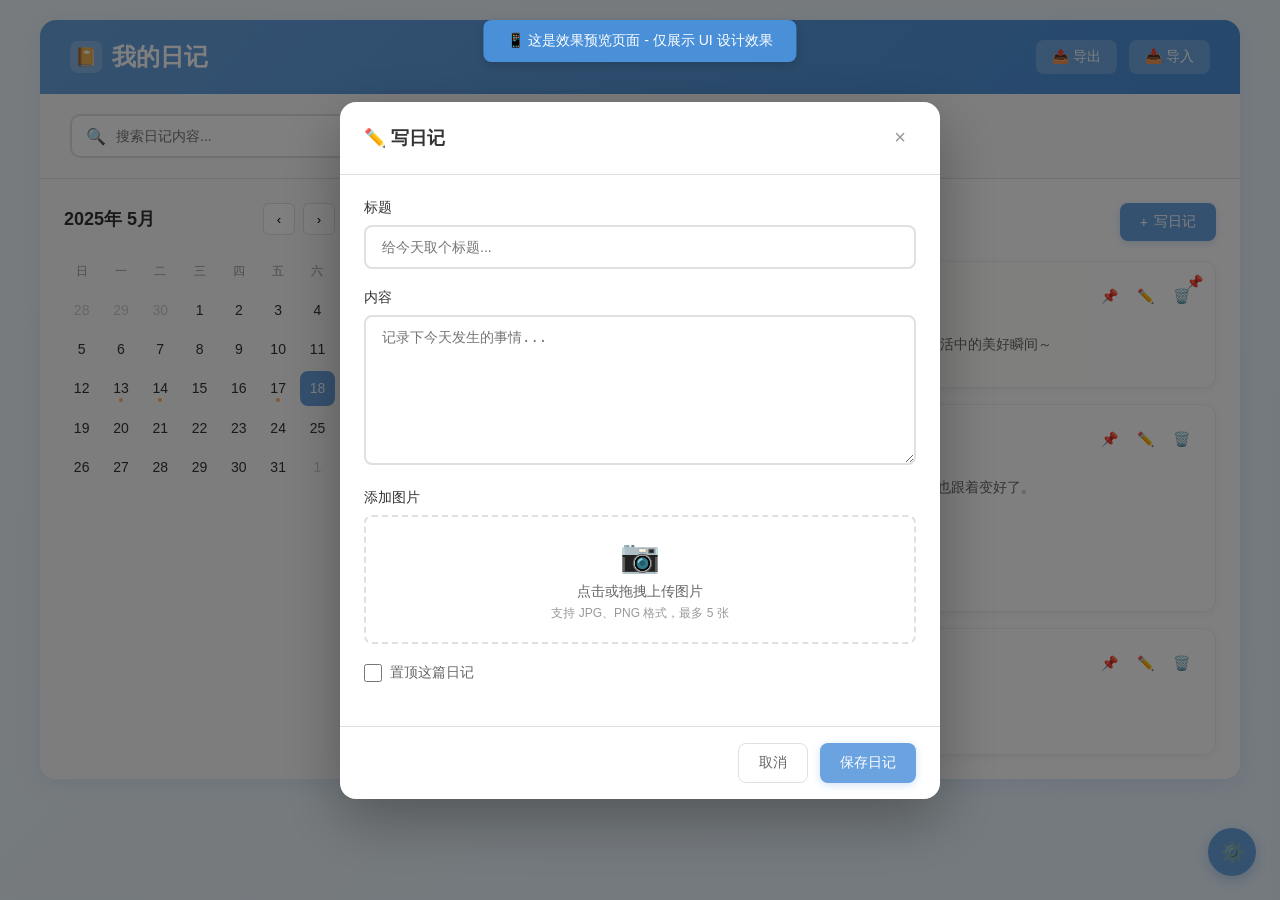
<file: preview.html>
<!DOCTYPE html>
<html lang="zh-CN">
<head>
    <meta charset="UTF-8">
    <meta name="viewport" content="width=device-width, initial-scale=1.0">
    <title>日记应用 - 效果预览</title>
    <style>
        * {
            margin: 0;
            padding: 0;
            box-sizing: border-box;
        }

        body {
            font-family: -apple-system, BlinkMacSystemFont, "Segoe UI", "PingFang SC", "Microsoft YaHei", sans-serif;
            background: linear-gradient(135deg, #f0f7fc 0%, #e8f4fd 100%);
            min-height: 100vh;
            padding: 20px;
        }

        .container {
            max-width: 1200px;
            margin: 0 auto;
            background: #fff;
            border-radius: 16px;
            box-shadow: 0 4px 20px rgba(107, 163, 224, 0.15);
            overflow: hidden;
        }

        /* 顶部栏 */
        .header {
            background: linear-gradient(135deg, #6BA3E0 0%, #4A90D9 100%);
            padding: 20px 30px;
            display: flex;
            justify-content: space-between;
            align-items: center;
            color: white;
        }

        .logo {
            font-size: 24px;
            font-weight: 600;
            display: flex;
            align-items: center;
            gap: 10px;
        }

        .logo-icon {
            width: 32px;
            height: 32px;
            background: rgba(255,255,255,0.2);
            border-radius: 8px;
            display: flex;
            align-items: center;
            justify-content: center;
            font-size: 18px;
        }

        .header-actions {
            display: flex;
            gap: 12px;
        }

        .btn-header {
            padding: 8px 16px;
            background: rgba(255,255,255,0.2);
            border: none;
            border-radius: 8px;
            color: white;
            font-size: 14px;
            cursor: pointer;
            transition: all 0.2s;
        }

        .btn-header:hover {
            background: rgba(255,255,255,0.3);
        }

        /* 搜索栏 */
        .search-bar {
            padding: 20px 30px;
            background: #fafafa;
            border-bottom: 1px solid #e0e0e0;
        }

        .search-input-wrapper {
            position: relative;
            max-width: 500px;
        }

        .search-input {
            width: 100%;
            padding: 12px 16px 12px 44px;
            border: 2px solid #e0e0e0;
            border-radius: 10px;
            font-size: 14px;
            transition: all 0.2s;
            background: white;
        }

        .search-input:focus {
            outline: none;
            border-color: #6BA3E0;
            box-shadow: 0 0 0 3px rgba(107, 163, 224, 0.15);
        }

        .search-icon {
            position: absolute;
            left: 16px;
            top: 50%;
            transform: translateY(-50%);
            color: #999;
            font-size: 16px;
        }

        /* 主内容区 */
        .main-content {
            display: flex;
            min-height: 600px;
        }

        /* 左侧日历 */
        .sidebar {
            width: 320px;
            background: #fafafa;
            border-right: 1px solid #e0e0e0;
            padding: 24px;
        }

        .calendar-header {
            display: flex;
            justify-content: space-between;
            align-items: center;
            margin-bottom: 20px;
        }

        .calendar-title {
            font-size: 18px;
            font-weight: 600;
            color: #333;
        }

        .calendar-nav {
            display: flex;
            gap: 8px;
        }

        .nav-btn {
            width: 32px;
            height: 32px;
            border: 1px solid #e0e0e0;
            background: white;
            border-radius: 6px;
            cursor: pointer;
            display: flex;
            align-items: center;
            justify-content: center;
            transition: all 0.2s;
        }

        .nav-btn:hover {
            border-color: #6BA3E0;
            color: #6BA3E0;
        }

        .calendar-grid {
            display: grid;
            grid-template-columns: repeat(7, 1fr);
            gap: 4px;
        }

        .weekday {
            text-align: center;
            font-size: 12px;
            color: #999;
            padding: 8px 0;
        }

        .calendar-day {
            aspect-ratio: 1;
            display: flex;
            flex-direction: column;
            align-items: center;
            justify-content: center;
            border-radius: 8px;
            cursor: pointer;
            transition: all 0.2s;
            position: relative;
            font-size: 14px;
            color: #333;
        }

        .calendar-day:hover {
            background: #e8f4fd;
        }

        .calendar-day.today {
            border: 2px solid #6BA3E0;
        }

        .calendar-day.selected {
            background: #6BA3E0;
            color: white;
        }

        .calendar-day.has-entry::after {
            content: '';
            width: 4px;
            height: 4px;
            background: #FFB366;
            border-radius: 50%;
            position: absolute;
            bottom: 4px;
        }

        .calendar-day.other-month {
            color: #ccc;
        }

        /* 右侧内容区 */
        .content {
            flex: 1;
            padding: 24px;
            background: white;
        }

        .content-header {
            display: flex;
            justify-content: space-between;
            align-items: center;
            margin-bottom: 20px;
        }

        .content-title {
            font-size: 18px;
            font-weight: 600;
            color: #333;
        }

        .btn-primary {
            padding: 10px 20px;
            background: #6BA3E0;
            color: white;
            border: none;
            border-radius: 8px;
            font-size: 14px;
            cursor: pointer;
            display: flex;
            align-items: center;
            gap: 6px;
            transition: all 0.2s;
            box-shadow: 0 2px 8px rgba(107, 163, 224, 0.3);
        }

        .btn-primary:hover {
            background: #4A90D9;
            transform: translateY(-1px);
            box-shadow: 0 4px 12px rgba(107, 163, 224, 0.4);
        }

        /* 日记列表 */
        .entry-list {
            display: flex;
            flex-direction: column;
            gap: 16px;
        }

        .entry-card {
            background: white;
            border-radius: 12px;
            padding: 20px;
            box-shadow: 0 2px 8px rgba(0,0,0,0.06);
            border: 1px solid #f0f0f0;
            transition: all 0.2s;
            position: relative;
        }

        .entry-card:hover {
            box-shadow: 0 4px 12px rgba(0,0,0,0.1);
            transform: translateY(-2px);
        }

        .entry-card.pinned {
            border-left: 4px solid #FFD93D;
            background: linear-gradient(90deg, rgba(255,217,61,0.05) 0%, white 100%);
        }

        .entry-card.pinned::before {
            content: '📌';
            position: absolute;
            top: 12px;
            right: 12px;
            font-size: 14px;
        }

        .entry-header {
            display: flex;
            justify-content: space-between;
            align-items: start;
            margin-bottom: 12px;
        }

        .entry-title {
            font-size: 16px;
            font-weight: 600;
            color: #333;
            margin-bottom: 4px;
        }

        .entry-date {
            font-size: 12px;
            color: #999;
        }

        .entry-actions {
            display: flex;
            gap: 8px;
        }

        .action-btn {
            width: 28px;
            height: 28px;
            border: none;
            background: transparent;
            border-radius: 6px;
            cursor: pointer;
            display: flex;
            align-items: center;
            justify-content: center;
            font-size: 14px;
            color: #999;
            transition: all 0.2s;
        }

        .action-btn:hover {
            background: #f5f5f5;
            color: #666;
        }

        .action-btn.edit:hover {
            color: #6BA3E0;
        }

        .action-btn.delete:hover {
            color: #FF6B6B;
        }

        .action-btn.pin:hover {
            color: #FFB366;
        }

        .entry-content {
            font-size: 14px;
            color: #666;
            line-height: 1.6;
            margin-bottom: 12px;
        }

        .entry-images {
            display: flex;
            gap: 8px;
            flex-wrap: wrap;
        }

        .entry-image {
            width: 80px;
            height: 80px;
            border-radius: 8px;
            object-fit: cover;
            background: #f0f0f0;
        }

        /* 写日记弹窗 */
        .modal-overlay {
            position: fixed;
            top: 0;
            left: 0;
            right: 0;
            bottom: 0;
            background: rgba(0,0,0,0.5);
            display: flex;
            align-items: center;
            justify-content: center;
            z-index: 1000;
        }

        .modal {
            background: white;
            border-radius: 16px;
            width: 90%;
            max-width: 600px;
            max-height: 90vh;
            overflow: hidden;
            box-shadow: 0 20px 60px rgba(0,0,0,0.3);
        }

        .modal-header {
            padding: 20px 24px;
            border-bottom: 1px solid #e0e0e0;
            display: flex;
            justify-content: space-between;
            align-items: center;
        }

        .modal-title {
            font-size: 18px;
            font-weight: 600;
            color: #333;
        }

        .modal-close {
            width: 32px;
            height: 32px;
            border: none;
            background: transparent;
            border-radius: 8px;
            cursor: pointer;
            font-size: 20px;
            color: #999;
            transition: all 0.2s;
        }

        .modal-close:hover {
            background: #f5f5f5;
            color: #333;
        }

        .modal-body {
            padding: 24px;
        }

        .form-group {
            margin-bottom: 20px;
        }

        .form-label {
            display: block;
            font-size: 14px;
            font-weight: 500;
            color: #333;
            margin-bottom: 8px;
        }

        .form-input {
            width: 100%;
            padding: 12px 16px;
            border: 2px solid #e0e0e0;
            border-radius: 8px;
            font-size: 14px;
            transition: all 0.2s;
        }

        .form-input:focus {
            outline: none;
            border-color: #6BA3E0;
            box-shadow: 0 0 0 3px rgba(107, 163, 224, 0.15);
        }

        textarea.form-input {
            min-height: 150px;
            resize: vertical;
        }

        .image-upload {
            border: 2px dashed #e0e0e0;
            border-radius: 8px;
            padding: 20px;
            text-align: center;
            cursor: pointer;
            transition: all 0.2s;
        }

        .image-upload:hover {
            border-color: #6BA3E0;
            background: #f8fbff;
        }

        .upload-icon {
            font-size: 32px;
            color: #6BA3E0;
            margin-bottom: 8px;
        }

        .upload-text {
            font-size: 14px;
            color: #666;
        }

        .upload-hint {
            font-size: 12px;
            color: #999;
            margin-top: 4px;
        }

        .modal-footer {
            padding: 16px 24px;
            border-top: 1px solid #e0e0e0;
            display: flex;
            justify-content: flex-end;
            gap: 12px;
        }

        .btn-secondary {
            padding: 10px 20px;
            background: white;
            color: #666;
            border: 1px solid #e0e0e0;
            border-radius: 8px;
            font-size: 14px;
            cursor: pointer;
            transition: all 0.2s;
        }

        .btn-secondary:hover {
            background: #f5f5f5;
        }

        .checkbox-wrapper {
            display: flex;
            align-items: center;
            gap: 8px;
            font-size: 14px;
            color: #666;
        }

        .checkbox-wrapper input[type="checkbox"] {
            width: 18px;
            height: 18px;
            accent-color: #6BA3E0;
        }

        /* 空状态 */
        .empty-state {
            text-align: center;
            padding: 60px 20px;
        }

        .empty-icon {
            font-size: 64px;
            color: #e0e0e0;
            margin-bottom: 16px;
        }

        .empty-text {
            font-size: 16px;
            color: #999;
            margin-bottom: 20px;
        }

        /* 提示 */
        .preview-notice {
            position: fixed;
            top: 20px;
            left: 50%;
            transform: translateX(-50%);
            background: #4A90D9;
            color: white;
            padding: 12px 24px;
            border-radius: 8px;
            font-size: 14px;
            box-shadow: 0 4px 12px rgba(0,0,0,0.15);
            z-index: 2000;
        }

        /* 设置按钮 */
        .settings-btn {
            position: fixed;
            bottom: 24px;
            right: 24px;
            width: 48px;
            height: 48px;
            background: #6BA3E0;
            border: none;
            border-radius: 50%;
            color: white;
            font-size: 20px;
            cursor: pointer;
            box-shadow: 0 4px 12px rgba(107, 163, 224, 0.4);
            transition: all 0.2s;
            display: flex;
            align-items: center;
            justify-content: center;
        }

        .settings-btn:hover {
            background: #4A90D9;
            transform: scale(1.05);
        }
    </style>
</head>
<body>
    <div class="preview-notice">
        📱 这是效果预览页面 - 仅展示 UI 设计效果
    </div>

    <div class="container">
        <!-- 顶部栏 -->
        <div class="header">
            <div class="logo">
                <div class="logo-icon">📔</div>
                <span>我的日记</span>
            </div>
            <div class="header-actions">
                <button class="btn-header">📤 导出</button>
                <button class="btn-header">📥 导入</button>
            </div>
        </div>

        <!-- 搜索栏 -->
        <div class="search-bar">
            <div class="search-input-wrapper">
                <span class="search-icon">🔍</span>
                <input type="text" class="search-input" placeholder="搜索日记内容...">
            </div>
        </div>

        <!-- 主内容 -->
        <div class="main-content">
            <!-- 左侧日历 -->
            <div class="sidebar">
                <div class="calendar-header">
                    <div class="calendar-title">2025年 5月</div>
                    <div class="calendar-nav">
                        <button class="nav-btn">‹</button>
                        <button class="nav-btn">›</button>
                    </div>
                </div>
                <div class="calendar-grid">
                    <div class="weekday">日</div>
                    <div class="weekday">一</div>
                    <div class="weekday">二</div>
                    <div class="weekday">三</div>
                    <div class="weekday">四</div>
                    <div class="weekday">五</div>
                    <div class="weekday">六</div>

                    <div class="calendar-day other-month">28</div>
                    <div class="calendar-day other-month">29</div>
                    <div class="calendar-day other-month">30</div>
                    <div class="calendar-day">1</div>
                    <div class="calendar-day">2</div>
                    <div class="calendar-day">3</div>
                    <div class="calendar-day">4</div>

                    <div class="calendar-day">5</div>
                    <div class="calendar-day">6</div>
                    <div class="calendar-day">7</div>
                    <div class="calendar-day">8</div>
                    <div class="calendar-day">9</div>
                    <div class="calendar-day">10</div>
                    <div class="calendar-day">11</div>

                    <div class="calendar-day">12</div>
                    <div class="calendar-day has-entry">13</div>
                    <div class="calendar-day has-entry">14</div>
                    <div class="calendar-day">15</div>
                    <div class="calendar-day">16</div>
                    <div class="calendar-day has-entry">17</div>
                    <div class="calendar-day selected today">18</div>

                    <div class="calendar-day">19</div>
                    <div class="calendar-day">20</div>
                    <div class="calendar-day">21</div>
                    <div class="calendar-day">22</div>
                    <div class="calendar-day">23</div>
                    <div class="calendar-day">24</div>
                    <div class="calendar-day">25</div>

                    <div class="calendar-day">26</div>
                    <div class="calendar-day">27</div>
                    <div class="calendar-day">28</div>
                    <div class="calendar-day">29</div>
                    <div class="calendar-day">30</div>
                    <div class="calendar-day">31</div>
                    <div class="calendar-day other-month">1</div>
                </div>
            </div>

            <!-- 右侧日记列表 -->
            <div class="content">
                <div class="content-header">
                    <div class="content-title">📅 5月18日 的日记</div>
                    <button class="btn-primary">
                        <span>+</span>
                        <span>写日记</span>
                    </button>
                </div>

                <div class="entry-list">
                    <!-- 置顶日记 -->
                    <div class="entry-card pinned">
                        <div class="entry-header">
                            <div>
                                <div class="entry-title">今天开始用新的日记应用啦！</div>
                                <div class="entry-date">2025-05-18 14:30</div>
                            </div>
                            <div class="entry-actions">
                                <button class="action-btn pin" title="取消置顶">📌</button>
                                <button class="action-btn edit" title="编辑">✏️</button>
                                <button class="action-btn delete" title="删除">🗑️</button>
                            </div>
                        </div>
                        <div class="entry-content">
                            终于有了一个简洁好用的日记应用，淡蓝色的界面看起来很清爽。以后每天都要记录生活中的美好瞬间～
                        </div>
                    </div>

                    <!-- 普通日记 -->
                    <div class="entry-card">
                        <div class="entry-header">
                            <div>
                                <div class="entry-title">周末去公园散步</div>
                                <div class="entry-date">2025-05-18 10:15</div>
                            </div>
                            <div class="entry-actions">
                                <button class="action-btn pin" title="置顶">📌</button>
                                <button class="action-btn edit" title="编辑">✏️</button>
                                <button class="action-btn delete" title="删除">🗑️</button>
                            </div>
                        </div>
                        <div class="entry-content">
                            今天天气很好，去附近的公园走了走。看到了盛开的樱花，还有很多在晨练的人。心情也跟着变好了。
                        </div>
                        <div class="entry-images">
                            <div class="entry-image" style="background: linear-gradient(135deg, #ffecd2 0%, #fcb69f 100%);"></div>
                            <div class="entry-image" style="background: linear-gradient(135deg, #a8edea 0%, #fed6e3 100%);"></div>
                        </div>
                    </div>

                    <!-- 另一篇日记 -->
                    <div class="entry-card">
                        <div class="entry-header">
                            <div>
                                <div class="entry-title">学习新东西</div>
                                <div class="entry-date">2025-05-18 08:00</div>
                            </div>
                            <div class="entry-actions">
                                <button class="action-btn pin" title="置顶">📌</button>
                                <button class="action-btn edit" title="编辑">✏️</button>
                                <button class="action-btn delete" title="删除">🗑️</button>
                            </div>
                        </div>
                        <div class="entry-content">
                            今天开始学习新的技能，虽然一开始有点困难，但是慢慢就上手了。坚持就是胜利！
                        </div>
                    </div>
                </div>
            </div>
        </div>
    </div>

    <!-- 写日记弹窗（示意） -->
    <div class="modal-overlay">
        <div class="modal">
            <div class="modal-header">
                <div class="modal-title">✏️ 写日记</div>
                <button class="modal-close">×</button>
            </div>
            <div class="modal-body">
                <div class="form-group">
                    <label class="form-label">标题</label>
                    <input type="text" class="form-input" placeholder="给今天取个标题...">
                </div>
                <div class="form-group">
                    <label class="form-label">内容</label>
                    <textarea class="form-input" placeholder="记录下今天发生的事情..."></textarea>
                </div>
                <div class="form-group">
                    <label class="form-label">添加图片</label>
                    <div class="image-upload">
                        <div class="upload-icon">📷</div>
                        <div class="upload-text">点击或拖拽上传图片</div>
                        <div class="upload-hint">支持 JPG、PNG 格式，最多 5 张</div>
                    </div>
                </div>
                <div class="form-group">
                    <label class="checkbox-wrapper">
                        <input type="checkbox">
                        <span>置顶这篇日记</span>
                    </label>
                </div>
            </div>
            <div class="modal-footer">
                <button class="btn-secondary">取消</button>
                <button class="btn-primary">保存日记</button>
            </div>
        </div>
    </div>

    <!-- 设置按钮 -->
    <button class="settings-btn" title="设置">⚙️</button>
</body>
</html>
</file>
<file: css/style.css>
/* ==================== 设计令牌 - 温暖极简主义 ==================== */
:root {
    /* 颜色令牌 - 温暖极简主义调色板 */
    --color-background: #FDFCF8;
    --color-surface: #FFFFFF;
    --color-surface-elevated: #FFFFFF;
    --color-border: #E8E4DE;
    --color-border-subtle: #F0EDE8;

    /* 主要颜色 - 柔和靛蓝 */
    --color-primary: #5B8DB8;
    --color-primary-hover: #4A7BA8;
    --color-primary-light: rgba(91, 141, 184, 0.08);
    --color-primary-shadow: rgba(91, 141, 184, 0.2);

    /* 强调色 - 柔和玫瑰 */
    --color-accent: #E8B4B8;
    --color-accent-hover: #D9A5A9;
    --color-accent-light: rgba(232, 180, 184, 0.15);

    /* 功能颜色 */
    --color-success: #7EB8A2;
    --color-warning: #E8C4A2;
    --color-error: #D98888;

    /* 文字颜色 */
    --color-text-primary: #3D3D3D;
    --color-text-secondary: #6B6B6B;
    --color-text-tertiary: #9B9B9B;
    --color-text-on-primary: #FFFFFF;

    /* 置顶指示 */
    --color-pinned: #E8D5A3;
    --color-pinned-border: #D4C288;

    /* 日历 */
    --color-calendar-today: #5B8DB8;
    --color-calendar-has-entry: #E8B4B8;
    --color-calendar-selected: #5B8DB8;
    --color-calendar-other-month: #C8C4BE;

    /* 阴影 - 柔和漫射 */
    --shadow-sm: 0 2px 8px rgba(91, 108, 122, 0.06);
    --shadow-md: 0 4px 16px rgba(91, 108, 122, 0.08);
    --shadow-lg: 0 8px 32px rgba(91, 108, 122, 0.12);
    --shadow-card: 0 2px 12px rgba(91, 108, 122, 0.08);

    /* 动画 */
    --ease-out: cubic-bezier(0.25, 0.46, 0.45, 0.94);
    --ease-in-out: cubic-bezier(0.4, 0, 0.2, 1);
    --ease-spring: cubic-bezier(0.34, 1.56, 0.64, 1);
    --duration-enter: 250ms;
    --duration-exit: 150ms;
    --duration-micro: 150ms;
}

/* 减少动画偏好 */
@media (prefers-reduced-motion: reduce) {
    *,
    *::before,
    *::after {
        animation-duration: 0.01ms !important;
        animation-iteration-count: 1 !important;
        transition-duration: 0.01ms !important;
    }
}

/* ==================== 基础样式重置 ==================== */
* {
    margin: 0;
    padding: 0;
    box-sizing: border-box;
}

body {
    font-family: -apple-system, BlinkMacSystemFont, "Segoe UI", "PingFang SC", "Microsoft YaHei", sans-serif;
    background: var(--color-background);
    min-height: 100vh;
    padding: 20px;
    color: var(--color-text-primary);
    line-height: 1.6;
}

/* ==================== 主容器 ==================== */
.container {
    max-width: 1200px;
    margin: 0 auto;
    background: var(--color-surface);
    border-radius: 16px;
    box-shadow: var(--shadow-lg);
    overflow: hidden;
}

/* ==================== 顶部栏 ==================== */
.header {
    background: linear-gradient(135deg, var(--color-primary) 0%, #4A7BA8 100%);
    padding: 16px 30px;
    display: flex;
    justify-content: space-between;
    align-items: center;
}

.logo {
    font-size: 22px;
    font-weight: 600;
    color: white;
    display: flex;
    align-items: center;
    gap: 10px;
}

.logo-icon {
    width: 28px;
    height: 28px;
    color: white;
}

.header-actions {
    display: flex;
    gap: 10px;
}

.btn-header {
    padding: 8px 16px;
    background: rgba(255, 255, 255, 0.15);
    border: none;
    border-radius: 8px;
    color: white;
    font-size: 13px;
    cursor: pointer;
    transition: all var(--duration-micro) var(--ease-out);
    display: flex;
    align-items: center;
    gap: 6px;
    /* 按钮按压反馈 */
    will-change: transform;
}

.btn-header:hover {
    background: rgba(255, 255, 255, 0.25);
}

.btn-header:active {
    transform: scale(0.97);
}

.btn-header .btn-icon {
    width: 16px;
    height: 16px;
}

/* ==================== 搜索栏 ==================== */
.search-bar {
    padding: 16px 30px;
    background: var(--color-surface);
    border-bottom: 1px solid var(--color-border-subtle);
}

.search-input-wrapper {
    position: relative;
    max-width: 400px;
}

.search-input {
    width: 100%;
    padding: 10px 16px 10px 42px;
    border: 2px solid var(--color-border);
    border-radius: 10px;
    font-size: 14px;
    transition: all var(--duration-micro) var(--ease-out);
    background: var(--color-surface);
    color: var(--color-text-primary);
}

.search-input:focus {
    outline: none;
    border-color: var(--color-primary);
    box-shadow: 0 0 0 3px var(--color-primary-shadow);
}

.search-icon {
    position: absolute;
    left: 14px;
    top: 50%;
    transform: translateY(-50%);
    color: var(--color-text-tertiary);
    width: 18px;
    height: 18px;
}

/* ==================== 主内容布局 ==================== */
.main-content {
    display: flex;
    min-height: 600px;
}

/* ==================== 左侧边栏（日历） ==================== */
.sidebar {
    width: 340px;
    background: var(--color-background);
    border-right: 1px solid var(--color-border-subtle);
    padding: 20px;
}

.calendar-card {
    background: var(--color-surface);
    border-radius: 12px;
    padding: 20px;
    box-shadow: var(--shadow-card);
}

.calendar-header {
    display: flex;
    justify-content: space-between;
    align-items: center;
    margin-bottom: 16px;
}

.calendar-title-wrapper {
    display: flex;
    align-items: center;
    gap: 4px;
}

.year-select,
.month-select {
    padding: 6px 10px;
    border: 1px solid var(--color-border);
    border-radius: 8px;
    font-size: 14px;
    font-family: inherit;
    background: var(--color-surface);
    cursor: pointer;
    transition: all var(--duration-micro) var(--ease-out);
    color: var(--color-text-primary);
}

.year-select {
    width: 70px;
}

.month-select {
    width: 60px;
}

.year-select:focus,
.month-select:focus {
    outline: none;
    border-color: var(--color-primary);
}

.calendar-separator {
    font-size: 14px;
    color: var(--color-text-secondary);
    margin: 0 2px;
}

.calendar-title {
    font-size: 16px;
    font-weight: 600;
    color: var(--color-text-primary);
}

.calendar-nav {
    display: flex;
    gap: 6px;
}

.nav-btn {
    padding: 6px 12px;
    border: 1px solid var(--color-border);
    background: var(--color-surface);
    border-radius: 8px;
    cursor: pointer;
    font-size: 13px;
    color: var(--color-text-secondary);
    transition: all var(--duration-micro) var(--ease-out);
    will-change: transform;
}

.nav-btn:hover {
    border-color: var(--color-primary);
    color: var(--color-primary);
    background: var(--color-primary-light);
}

.nav-btn:active {
    transform: scale(0.96);
}

/* 星期标题 */
.calendar-weekdays {
    display: grid;
    grid-template-columns: repeat(7, 1fr);
    gap: 4px;
    margin-bottom: 8px;
}

.weekday {
    text-align: center;
    font-size: 12px;
    color: var(--color-text-tertiary);
    padding: 8px 0;
    font-weight: 500;
}

/* 日历格子 */
.calendar-grid {
    display: grid;
    grid-template-columns: repeat(7, 1fr);
    gap: 4px;
}

.calendar-day {
    aspect-ratio: 1;
    display: flex;
    flex-direction: column;
    align-items: center;
    justify-content: center;
    border-radius: 10px;
    cursor: pointer;
    transition: all var(--duration-micro) var(--ease-out);
    position: relative;
    font-size: 13px;
    color: var(--color-text-primary);
    min-height: 36px;
    will-change: transform, background-color;
}

.calendar-day:hover {
    background: var(--color-primary-light);
}

.calendar-day.other-month {
    color: var(--color-calendar-other-month);
}

.calendar-day.today {
    border: 2px solid var(--color-calendar-today);
    font-weight: 600;
}

.calendar-day.selected {
    background: var(--color-calendar-selected);
    color: white;
    font-weight: 500;
}

.calendar-day.selected:hover {
    background: var(--color-primary-hover);
}

.calendar-day.has-entry::after {
    content: '';
    width: 4px;
    height: 4px;
    background: var(--color-accent);
    border-radius: 50%;
    position: absolute;
    bottom: 5px;
}

.calendar-day.selected.has-entry::after {
    background: white;
}

/* 图例 */
.calendar-legend {
    display: flex;
    justify-content: center;
    gap: 16px;
    margin-top: 16px;
    padding-top: 16px;
    border-top: 1px solid var(--color-border-subtle);
}

.legend-item {
    display: flex;
    align-items: center;
    gap: 6px;
    font-size: 12px;
    color: var(--color-text-secondary);
}

.legend-dot {
    width: 8px;
    height: 8px;
    border-radius: 50%;
}

.legend-dot.has-entry {
    background: var(--color-accent);
}

.legend-dot.today {
    border: 2px solid var(--color-calendar-today);
    background: transparent;
}

.legend-dot.selected {
    background: var(--color-calendar-selected);
}

/* ==================== 右侧内容区 ==================== */
.content {
    flex: 1;
    padding: 20px;
    background: var(--color-surface);
}

.content-header {
    display: flex;
    justify-content: space-between;
    align-items: center;
    margin-bottom: 20px;
    padding-bottom: 16px;
    border-bottom: 2px solid var(--color-border-subtle);
}

.content-title-section {
    display: flex;
    align-items: center;
    gap: 12px;
}

.content-title {
    font-size: 18px;
    font-weight: 600;
    color: var(--color-text-primary);
    display: flex;
    align-items: center;
    gap: 8px;
}

.content-title .title-icon {
    width: 22px;
    height: 22px;
    color: var(--color-primary);
}

.entry-count {
    font-size: 13px;
    color: var(--color-text-tertiary);
}

/* ==================== 按钮样式 ==================== */
.btn-primary {
    padding: 10px 20px;
    background: var(--color-primary);
    color: var(--color-text-on-primary);
    border: none;
    border-radius: 10px;
    font-size: 14px;
    font-weight: 500;
    cursor: pointer;
    transition: all var(--duration-micro) var(--ease-out);
    box-shadow: 0 2px 8px var(--color-primary-shadow);
    display: flex;
    align-items: center;
    gap: 6px;
    will-change: transform;
}

.btn-primary:hover {
    background: var(--color-primary-hover);
    transform: translateY(-1px);
    box-shadow: 0 4px 12px var(--color-primary-shadow);
}

.btn-primary:active {
    transform: translateY(0) scale(0.98);
}

.btn-secondary {
    padding: 10px 20px;
    background: var(--color-surface);
    color: var(--color-text-secondary);
    border: 1px solid var(--color-border);
    border-radius: 10px;
    font-size: 14px;
    cursor: pointer;
    transition: all var(--duration-micro) var(--ease-out);
    will-change: transform;
}

.btn-secondary:hover {
    background: var(--color-background);
    border-color: var(--color-primary);
    color: var(--color-primary);
}

.btn-secondary:active {
    transform: scale(0.98);
}

.btn-small {
    padding: 8px 16px;
    font-size: 13px;
}

/* SVG 图标基础样式 */
.btn-icon,
.title-icon {
    width: 18px;
    height: 18px;
}

.section-icon {
    width: 18px;
    height: 18px;
    color: var(--color-text-secondary);
}

.section-icon.warning {
    color: var(--color-error);
}

/* ==================== 日记列表 ==================== */
.entry-list {
    display: flex;
    flex-direction: column;
    gap: 12px;
}

.entry-card {
    background: var(--color-surface);
    border-radius: 12px;
    padding: 16px;
    box-shadow: var(--shadow-card);
    border: 1px solid var(--color-border-subtle);
    transition: all var(--duration-micro) var(--ease-out);
    position: relative;
    /* 入场动画 */
    animation: fadeInUp var(--duration-enter) var(--ease-out) forwards;
}

.entry-card:hover {
    box-shadow: var(--shadow-md);
    transform: translateY(-2px);
}

.entry-card.pinned {
    border-left: 4px solid var(--color-pinned);
    background: linear-gradient(90deg, var(--color-pinned) 0.05, white 100%);
}

.entry-card.pinned::before {
    content: '';
    position: absolute;
    top: 8px;
    right: 8px;
    width: 16px;
    height: 16px;
    background: var(--color-pinned);
    border-radius: 50%;
    opacity: 0.6;
}

.entry-header {
    display: flex;
    justify-content: space-between;
    align-items: start;
    margin-bottom: 10px;
}

.entry-title {
    font-size: 15px;
    font-weight: 600;
    color: var(--color-text-primary);
    margin-bottom: 2px;
}

.entry-date {
    font-size: 12px;
    color: var(--color-text-tertiary);
}

.entry-content {
    font-size: 14px;
    color: var(--color-text-secondary);
    line-height: 1.6;
    word-wrap: break-word;
}

/* Markdown 排版样式 */
.entry-content .md-p {
    margin: 0 0 12px 0;
}
.entry-content .md-p:last-child {
    margin-bottom: 0;
}

.entry-content .md-h1,
.entry-content .md-h2,
.entry-content .md-h3,
.entry-content .md-h4 {
    margin: 16px 0 8px 0;
    color: var(--color-text-primary);
    font-weight: 600;
    line-height: 1.4;
}
.entry-content .md-h1 { font-size: 18px; }
.entry-content .md-h2 { font-size: 16px; }
.entry-content .md-h3 { font-size: 15px; }
.entry-content .md-h4 { font-size: 14px; }

.entry-content .md-ul,
.entry-content .md-ol {
    margin: 8px 0 12px 0;
    padding-left: 20px;
}
.entry-content .md-ul li,
.entry-content .md-ol li {
    margin-bottom: 4px;
}

.entry-content .md-code-block {
    background: #1e1e2e;
    color: #cdd6f4;
    padding: 12px 16px;
    border-radius: 8px;
    font-family: "Consolas", "Monaco", "Courier New", monospace;
    font-size: 13px;
    line-height: 1.5;
    overflow-x: auto;
    margin: 12px 0;
}
.entry-content .md-code-block code {
    background: transparent;
    color: inherit;
    padding: 0;
    font-size: inherit;
}

.entry-content .md-inline-code {
    background: rgba(79, 110, 247, 0.1);
    color: #4f6ef7;
    padding: 2px 6px;
    border-radius: 4px;
    font-family: "Consolas", "Monaco", "Courier New", monospace;
    font-size: 13px;
}

.entry-content .md-hr {
    border: none;
    border-top: 1px solid var(--color-border);
    margin: 16px 0;
}

.entry-content strong {
    color: var(--color-text-primary);
    font-weight: 600;
}

/* 操作按钮 */
.entry-actions {
    display: flex;
    gap: 4px;
}

.action-btn {
    width: 32px;
    height: 32px;
    border: none;
    background: transparent;
    border-radius: 8px;
    cursor: pointer;
    display: flex;
    align-items: center;
    justify-content: center;
    color: var(--color-text-tertiary);
    transition: all var(--duration-micro) var(--ease-out);
    will-change: transform;
}

.action-btn:hover {
    background: var(--color-background);
}

.action-btn:active {
    transform: scale(0.92);
}

.action-btn.edit:hover {
    color: var(--color-primary);
    background: var(--color-primary-light);
}

.action-btn.delete:hover {
    color: var(--color-error);
    background: rgba(217, 136, 136, 0.1);
}

.action-btn.pin:hover {
    color: var(--color-pinned);
    background: rgba(232, 213, 163, 0.15);
}

.action-icon {
    width: 16px;
    height: 16px;
}

/* ==================== 弹窗样式 ==================== */
.modal-overlay {
    position: fixed;
    top: 0;
    left: 0;
    right: 0;
    bottom: 0;
    background: rgba(0, 0, 0, 0.5);
    display: none;
    align-items: center;
    justify-content: center;
    z-index: 1000;
    padding: 20px;
    opacity: 0;
    transition: opacity var(--duration-enter) var(--ease-out);
}

.modal-overlay.active {
    display: flex;
    opacity: 1;
}

.modal {
    background: var(--color-surface);
    border-radius: 16px;
    width: 100%;
    max-width: 500px;
    max-height: 90vh;
    overflow: hidden;
    box-shadow: var(--shadow-lg), 0 20px 60px rgba(0, 0, 0, 0.15);
    transform: scale(0.95) translateY(20px);
    transition: transform var(--duration-enter) var(--ease-spring);
}

.modal-overlay.active .modal {
    transform: scale(1) translateY(0);
}

/* 卡片入场动画 */
@keyframes fadeInUp {
    from {
        opacity: 0;
        transform: translateY(12px);
    }
    to {
        opacity: 1;
        transform: translateY(0);
    }
}

/* Toast 动画 */
.toast {
    position: fixed;
    top: 20px;
    left: 50%;
    transform: translateX(-50%) translateY(-100px);
    background: var(--color-primary);
    color: white;
    padding: 12px 24px;
    border-radius: 10px;
    font-size: 14px;
    box-shadow: var(--shadow-md);
    z-index: 2000;
    transition: transform var(--duration-enter) var(--ease-spring);
}

.toast.show {
    transform: translateX(-50%) translateY(0);
}

.toast.error {
    background: var(--color-error);
}

.toast.success {
    background: var(--color-success);
}

.modal-header {
    padding: 16px 20px;
    border-bottom: 1px solid var(--color-border-subtle);
    display: flex;
    justify-content: space-between;
    align-items: center;
}

.modal-title {
    font-size: 16px;
    font-weight: 600;
    color: var(--color-text-primary);
    display: flex;
    align-items: center;
    gap: 8px;
}

.modal-title .title-icon {
    width: 20px;
    height: 20px;
    color: var(--color-primary);
}

.modal-close {
    width: 36px;
    height: 36px;
    border: none;
    background: transparent;
    border-radius: 8px;
    cursor: pointer;
    display: flex;
    align-items: center;
    justify-content: center;
    color: var(--color-text-tertiary);
    transition: all var(--duration-micro) var(--ease-out);
    will-change: transform;
}

.modal-close:hover {
    background: var(--color-background);
    color: var(--color-text-primary);
}

.modal-close:active {
    transform: scale(0.92);
}

.modal-close .close-icon {
    width: 20px;
    height: 20px;
}

.modal-body {
    padding: 20px;
}

.modal-footer {
    padding: 16px 20px;
    border-top: 1px solid var(--color-border-subtle);
    display: flex;
    justify-content: flex-end;
    gap: 10px;
}

/* ==================== 表单样式 ==================== */
.form-group {
    margin-bottom: 16px;
}

.form-label {
    display: block;
    font-size: 13px;
    font-weight: 500;
    color: var(--color-text-primary);
    margin-bottom: 6px;
}

.form-input,
.form-textarea {
    width: 100%;
    padding: 10px 14px;
    border: 2px solid var(--color-border);
    border-radius: 10px;
    font-size: 14px;
    font-family: inherit;
    transition: all var(--duration-micro) var(--ease-out);
    background: var(--color-surface);
    color: var(--color-text-primary);
}

.form-input:focus,
.form-textarea:focus {
    outline: none;
    border-color: var(--color-primary);
    box-shadow: 0 0 0 3px var(--color-primary-shadow);
}

.form-textarea {
    resize: vertical;
    min-height: 120px;
    line-height: 1.6;
}

.form-input::placeholder,
.form-textarea::placeholder {
    color: var(--color-text-tertiary);
}

.checkbox-group {
    margin-bottom: 0;
}

.checkbox-label {
    display: flex;
    align-items: center;
    gap: 8px;
    font-size: 14px;
    color: var(--color-text-secondary);
    cursor: pointer;
}

.checkbox-label input[type="checkbox"] {
    width: 18px;
    height: 18px;
    accent-color: var(--color-primary);
    cursor: pointer;
}

/* ==================== 空状态 ==================== */
.empty-state {
    text-align: center;
    padding: 60px 20px;
    display: none;
}

.empty-state.show {
    display: block;
}

.empty-icon {
    width: 64px;
    height: 64px;
    margin: 0 auto 16px;
    color: var(--color-text-tertiary);
    opacity: 0.5;
}

.empty-text {
    font-size: 14px;
    color: var(--color-text-tertiary);
}

/* ==================== 图片上传 ==================== */
.image-upload-area {
    border: 2px dashed var(--color-border);
    border-radius: 12px;
    padding: 24px;
    text-align: center;
    cursor: pointer;
    transition: all var(--duration-micro) var(--ease-out);
    position: relative;
    background: var(--color-background);
}

.image-upload-area:hover {
    border-color: var(--color-primary);
    background: var(--color-primary-light);
}

.image-upload-area.dragover {
    border-color: var(--color-primary);
    background: var(--color-primary-light);
    border-style: solid;
}

.upload-placeholder {
    pointer-events: none;
}

.upload-icon {
    width: 48px;
    height: 48px;
    margin: 0 auto 12px;
    color: var(--color-primary);
}

.upload-text {
    font-size: 14px;
    color: var(--color-text-primary);
    margin-bottom: 4px;
    font-weight: 500;
}

.upload-hint {
    font-size: 12px;
    color: var(--color-text-tertiary);
}

.image-input {
    position: absolute;
    top: 0;
    left: 0;
    width: 100%;
    height: 100%;
    opacity: 0;
    cursor: pointer;
}

/* 图片预览列表 */
.image-preview-list {
    display: flex;
    flex-wrap: wrap;
    gap: 8px;
    margin-top: 12px;
}

.image-preview-item {
    position: relative;
    max-width: 80px;
    max-height: 80px;
    border-radius: 8px;
    overflow: hidden;
    border: 1px solid var(--color-border);
    background: var(--color-background);
}

.image-preview-item img {
    width: 100%;
    height: auto;
    max-height: 80px;
    object-fit: contain;
    display: block;
}

.image-preview-remove {
    position: absolute;
    top: 4px;
    right: 4px;
    width: 22px;
    height: 22px;
    background: rgba(0, 0, 0, 0.6);
    color: white;
    border: none;
    border-radius: 50%;
    cursor: pointer;
    font-size: 14px;
    display: flex;
    align-items: center;
    justify-content: center;
    line-height: 1;
    transition: all var(--duration-micro) var(--ease-out);
    will-change: transform;
}

.image-preview-remove:hover {
    background: rgba(0, 0, 0, 0.8);
}

.image-preview-remove:active {
    transform: scale(0.9);
}

/* 日记中的图片 */
.entry-images {
    display: flex;
    flex-wrap: wrap;
    gap: 8px;
    margin-top: 12px;
}

.entry-image-wrapper {
    max-width: 150px;
    max-height: 150px;
    border-radius: 10px;
    overflow: hidden;
    border: 1px solid var(--color-border-subtle);
    cursor: pointer;
    transition: transform var(--duration-micro) var(--ease-out);
    background: var(--color-background);
    will-change: transform;
}

.entry-image-wrapper:hover {
    transform: scale(1.02);
}

.entry-image-wrapper:active {
    transform: scale(0.98);
}

.entry-image-wrapper img {
    width: 100%;
    height: auto;
    max-height: 150px;
    object-fit: contain;
    display: block;
}

/* 图片查看弹窗 */
.image-viewer-overlay {
    position: fixed;
    top: 0;
    left: 0;
    right: 0;
    bottom: 0;
    background: rgba(0, 0, 0, 0.9);
    display: flex;
    align-items: center;
    justify-content: center;
    z-index: 3000;
    cursor: zoom-out;
    animation: fadeIn var(--duration-enter) var(--ease-out);
}

@keyframes fadeIn {
    from {
        opacity: 0;
    }
    to {
        opacity: 1;
    }
}

.image-viewer-overlay img {
    max-width: 90%;
    max-height: 90%;
    object-fit: contain;
    animation: scaleIn var(--duration-enter) var(--ease-spring);
}

@keyframes scaleIn {
    from {
        transform: scale(0.9);
        opacity: 0;
    }
    to {
        transform: scale(1);
        opacity: 1;
    }
}

.image-viewer-overlay img {
    max-width: 90%;
    max-height: 90%;
    object-fit: contain;
}
@media (max-width: 768px) {
    body {
        padding: 0;
    }

    .container {
        border-radius: 0;
    }

    .main-content {
        flex-direction: column;
    }

    .sidebar {
        width: 100%;
        border-right: none;
        border-bottom: 1px solid var(--color-border-subtle);
    }

    .header {
        padding: 12px 16px;
    }

    .search-bar {
        padding: 12px 16px;
    }

    .content {
        padding: 16px;
    }

    .modal {
        margin: 10px;
    }

    .btn-header span {
        display: none;
    }

    .btn-header {
        padding: 8px;
    }

    .btn-header .btn-icon {
        width: 20px;
        height: 20px;
    }

    /* 移动端 Markdown 适配 */
    .entry-content .md-h1 { font-size: 16px; }
    .entry-content .md-h2 { font-size: 15px; }
    .entry-content .md-h3,
    .entry-content .md-h4 { font-size: 14px; }
    .entry-content .md-code-block {
        padding: 10px 12px;
        font-size: 12px;
    }
    .entry-content .md-ul,
    .entry-content .md-ol {
        padding-left: 16px;
    }
    .entry-content .md-p {
        margin-bottom: 10px;
    }
}

/* ==================== 设置面板 ==================== */
.settings-section {
    margin-bottom: 24px;
    padding-bottom: 20px;
    border-bottom: 1px solid var(--color-border-subtle);
}

.settings-section:last-child {
    border-bottom: none;
    margin-bottom: 0;
}

.settings-title {
    font-size: 14px;
    font-weight: 600;
    color: var(--color-text-primary);
    margin-bottom: 16px;
    display: flex;
    align-items: center;
    gap: 8px;
}

.settings-info {
    font-size: 13px;
    color: var(--color-text-tertiary);
    margin-top: 12px;
    padding: 10px 12px;
    background: var(--color-background);
    border-radius: 8px;
}

.settings-stats {
    background: var(--color-background);
    border-radius: 10px;
    padding: 16px;
}

.stat-item {
    display: flex;
    justify-content: space-between;
    margin-bottom: 10px;
}

.stat-item:last-child {
    margin-bottom: 0;
}

.stat-label {
    font-size: 13px;
    color: var(--color-text-secondary);
}

.stat-value {
    font-size: 13px;
    color: var(--color-text-primary);
    font-weight: 500;
}

.btn-danger {
    padding: 10px 16px;
    background: var(--color-error);
    color: white;
    border: none;
    border-radius: 10px;
    font-size: 14px;
    cursor: pointer;
    transition: all var(--duration-micro) var(--ease-out);
    display: flex;
    align-items: center;
    gap: 6px;
    will-change: transform;
}

.btn-danger:hover {
    background: #C77070;
}

.btn-danger:active {
    transform: scale(0.98);
}

/* 备份提醒弹窗 */
.backup-reminder {
    background: var(--color-surface);
    border-radius: 16px;
    padding: 28px;
    max-width: 400px;
    width: 90%;
    text-align: center;
    box-shadow: var(--shadow-lg);
}

.backup-reminder-icon {
    width: 56px;
    height: 56px;
    margin: 0 auto 16px;
    color: var(--color-primary);
}

.backup-reminder-icon .icon-large {
    width: 100%;
    height: 100%;
}

.backup-reminder-title {
    font-size: 18px;
    font-weight: 600;
    color: var(--color-text-primary);
    margin-bottom: 8px;
}

.backup-reminder-text {
    font-size: 14px;
    color: var(--color-text-secondary);
    margin-bottom: 20px;
    line-height: 1.5;
}

.backup-reminder-actions {
    display: flex;
    gap: 12px;
    justify-content: center;
}

.backup-reminder-actions .btn-secondary,
.backup-reminder-actions .btn-primary {
    flex: 1;
}
</file>
